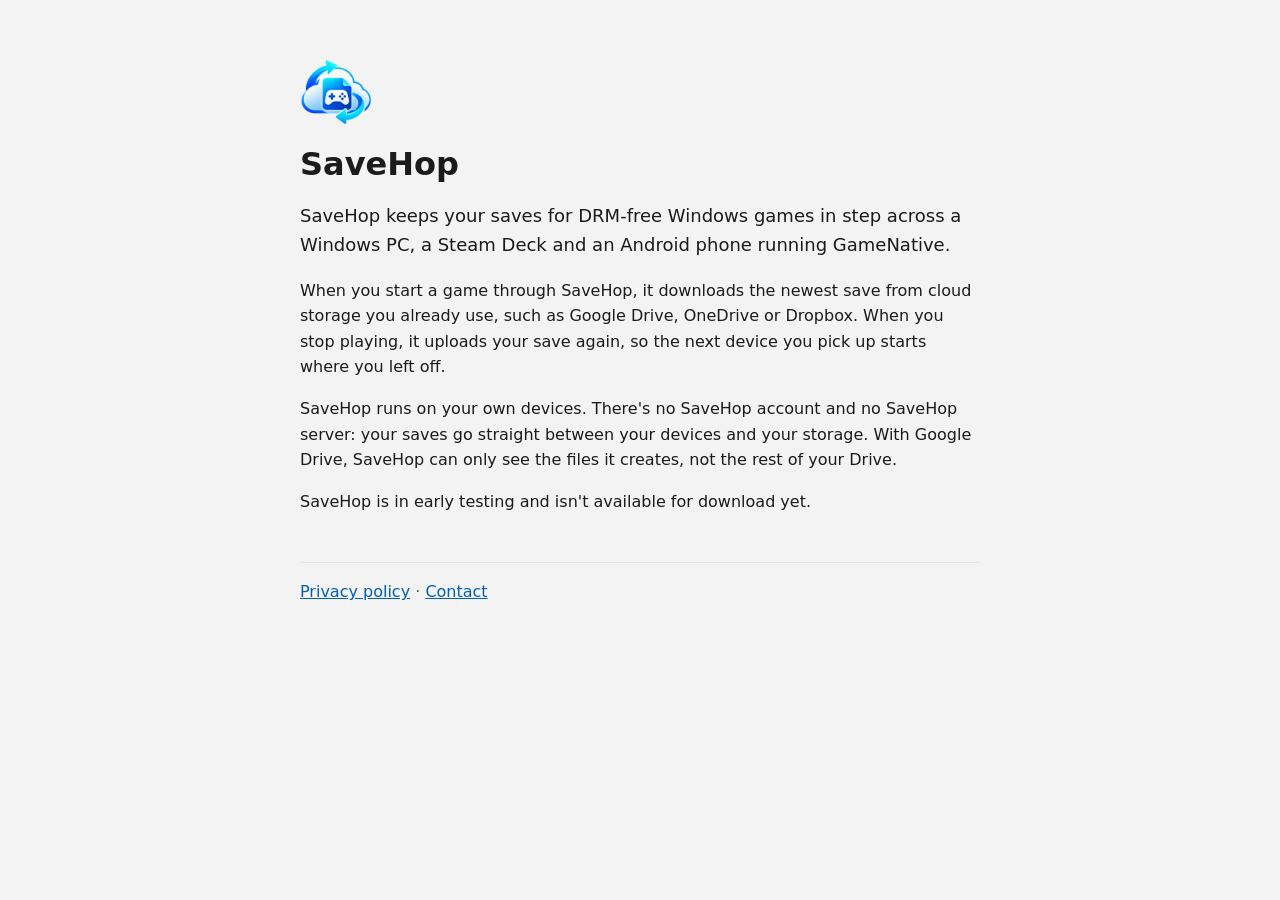
<file: index.html>
<!doctype html>
<html lang="en">
<head>
<meta charset="utf-8">
<meta name="viewport" content="width=device-width, initial-scale=1">
<title>SaveHop</title>
<meta name="description" content="SaveHop keeps your game saves in step across your Windows PC, Steam Deck and Android phone.">
<link rel="icon" href="icon.png">
<link rel="stylesheet" href="style.css">
</head>
<body>
<main>
  <img class="icon" src="icon.png" alt="">
  <h1>SaveHop</h1>
  <p class="lead">SaveHop keeps your saves for DRM-free Windows games in step across a Windows PC, a Steam Deck and an Android phone running GameNative.</p>

  <p>When you start a game through SaveHop, it downloads the newest save from cloud storage you already use, such as Google Drive, OneDrive or Dropbox. When you stop playing, it uploads your save again, so the next device you pick up starts where you left off.</p>

  <p>SaveHop runs on your own devices. There's no SaveHop account and no SaveHop server: your saves go straight between your devices and your storage. With Google Drive, SaveHop can only see the files it creates, not the rest of your Drive.</p>

  <p>SaveHop is in early testing and isn't available for download yet.</p>

  <footer>
    <a href="privacy.html">Privacy policy</a> ·
    <a href="https://github.com/gabew100/savehop-site/issues">Contact</a>
  </footer>
</main>
</body>
</html>
</file>
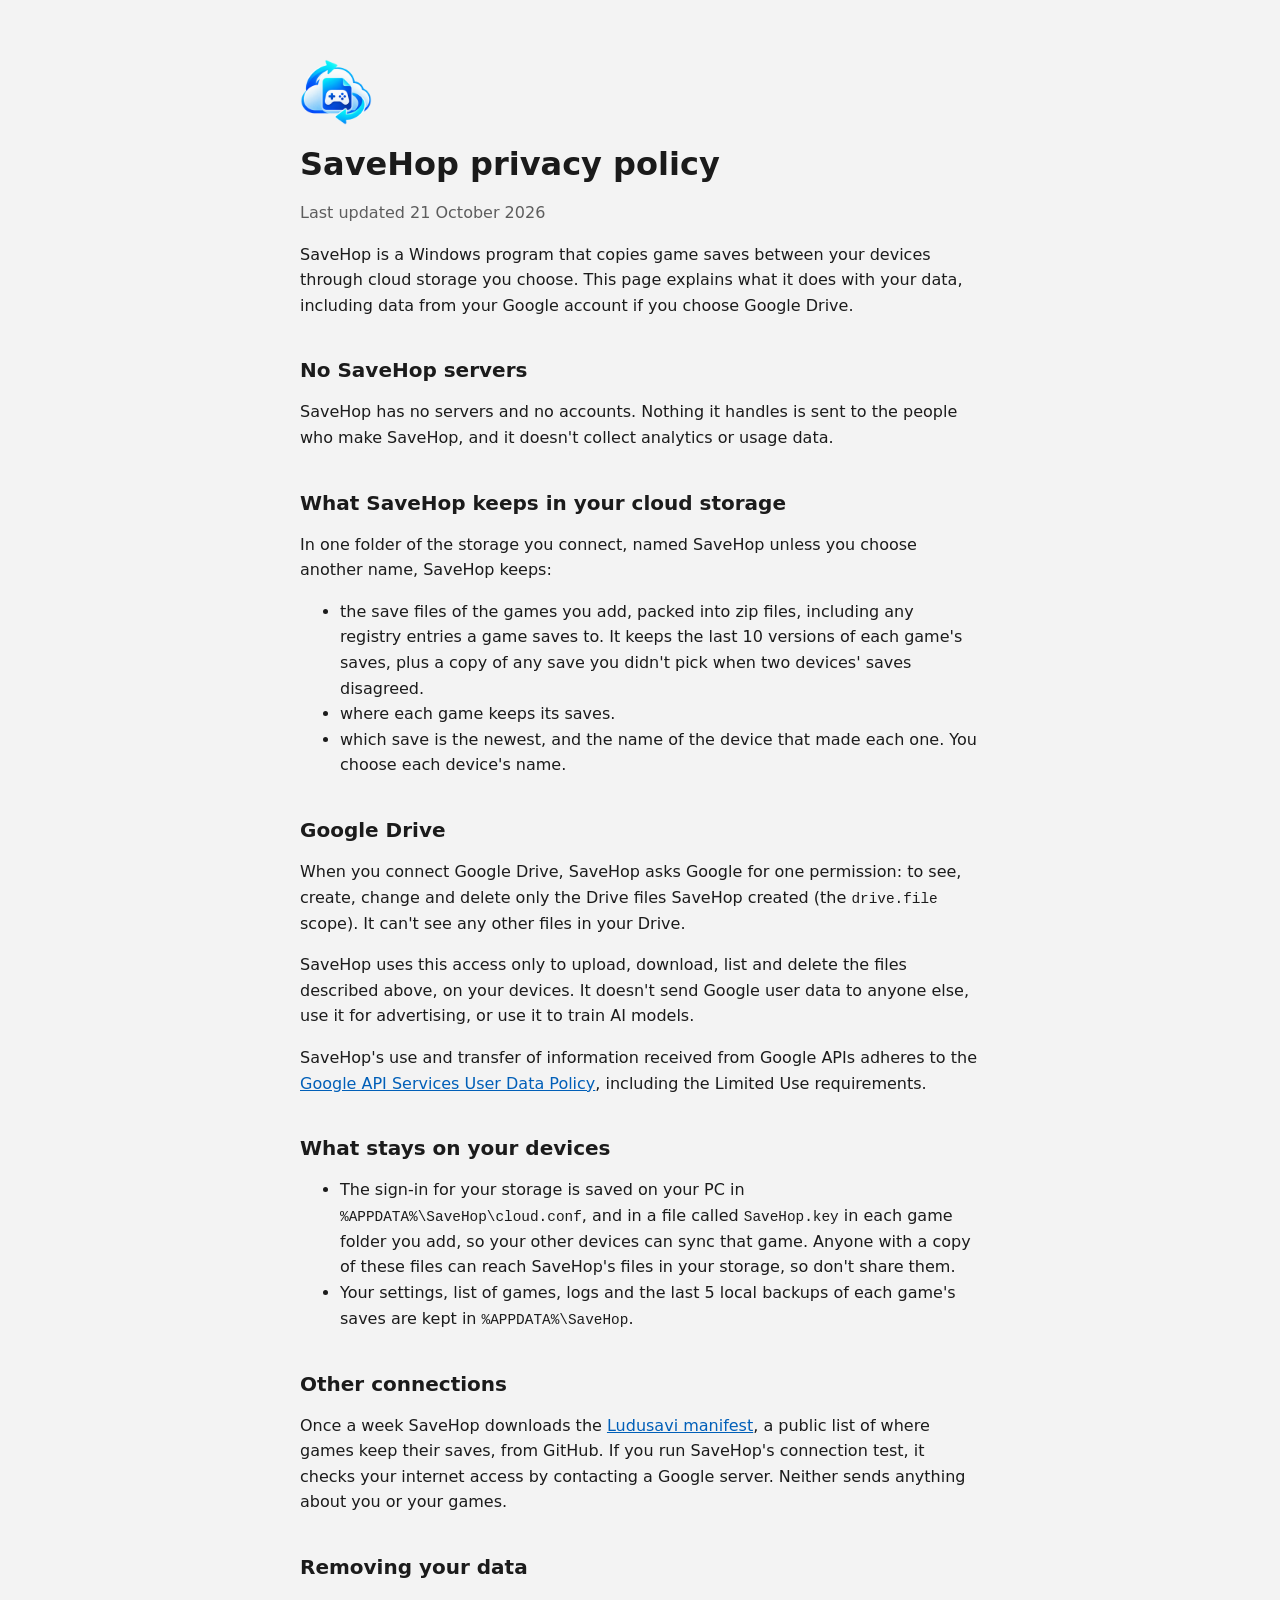
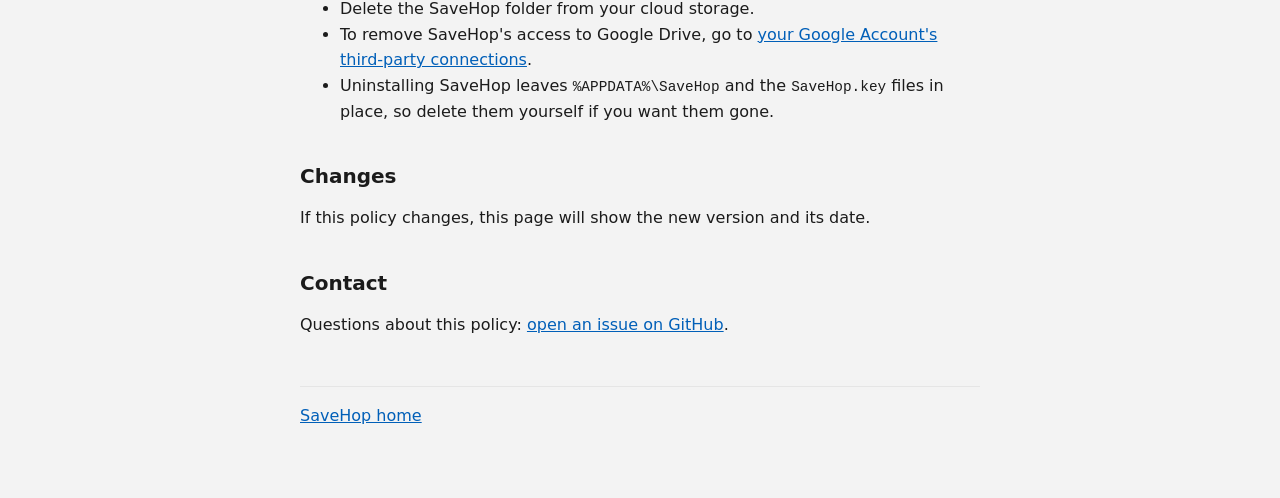
<file: privacy.html>
<!doctype html>
<html lang="en">
<head>
<meta charset="utf-8">
<meta name="viewport" content="width=device-width, initial-scale=1">
<title>SaveHop privacy policy</title>
<link rel="icon" href="icon.png">
<link rel="stylesheet" href="style.css">
</head>
<body>
<main>
  <a href="./"><img class="icon" src="icon.png" alt="SaveHop home"></a>
  <h1>SaveHop privacy policy</h1>
  <p class="meta">Last updated 21 October 2026</p>

  <p>SaveHop is a Windows program that copies game saves between your devices through cloud storage you choose. This page explains what it does with your data, including data from your Google account if you choose Google Drive.</p>

  <h2>No SaveHop servers</h2>
  <p>SaveHop has no servers and no accounts. Nothing it handles is sent to the people who make SaveHop, and it doesn't collect analytics or usage data.</p>

  <h2>What SaveHop keeps in your cloud storage</h2>
  <p>In one folder of the storage you connect, named SaveHop unless you choose another name, SaveHop keeps:</p>
  <ul>
    <li>the save files of the games you add, packed into zip files, including any registry entries a game saves to. It keeps the last 10 versions of each game's saves, plus a copy of any save you didn't pick when two devices' saves disagreed.</li>
    <li>where each game keeps its saves.</li>
    <li>which save is the newest, and the name of the device that made each one. You choose each device's name.</li>
  </ul>

  <h2>Google Drive</h2>
  <p>When you connect Google Drive, SaveHop asks Google for one permission: to see, create, change and delete only the Drive files SaveHop created (the <code>drive.file</code> scope). It can't see any other files in your Drive.</p>
  <p>SaveHop uses this access only to upload, download, list and delete the files described above, on your devices. It doesn't send Google user data to anyone else, use it for advertising, or use it to train AI models.</p>
  <p>SaveHop's use and transfer of information received from Google APIs adheres to the <a href="https://developers.google.com/terms/api-services-user-data-policy">Google API Services User Data Policy</a>, including the Limited Use requirements.</p>

  <h2>What stays on your devices</h2>
  <ul>
    <li>The sign-in for your storage is saved on your PC in <code>%APPDATA%\SaveHop\cloud.conf</code>, and in a file called <code>SaveHop.key</code> in each game folder you add, so your other devices can sync that game. Anyone with a copy of these files can reach SaveHop's files in your storage, so don't share them.</li>
    <li>Your settings, list of games, logs and the last 5 local backups of each game's saves are kept in <code>%APPDATA%\SaveHop</code>.</li>
  </ul>

  <h2>Other connections</h2>
  <p>Once a week SaveHop downloads the <a href="https://github.com/mtkennerly/ludusavi-manifest">Ludusavi manifest</a>, a public list of where games keep their saves, from GitHub. If you run SaveHop's connection test, it checks your internet access by contacting a Google server. Neither sends anything about you or your games.</p>

  <h2>Removing your data</h2>
  <ul>
    <li>Delete the SaveHop folder from your cloud storage.</li>
    <li>To remove SaveHop's access to Google Drive, go to <a href="https://myaccount.google.com/connections">your Google Account's third-party connections</a>.</li>
    <li>Uninstalling SaveHop leaves <code>%APPDATA%\SaveHop</code> and the <code>SaveHop.key</code> files in place, so delete them yourself if you want them gone.</li>
  </ul>

  <h2>Changes</h2>
  <p>If this policy changes, this page will show the new version and its date.</p>

  <h2>Contact</h2>
  <p>Questions about this policy: <a href="https://github.com/gabew100/savehop-site/issues">open an issue on GitHub</a>.</p>

  <footer><a href="./">SaveHop home</a></footer>
</main>
</body>
</html>
</file>
<file: style.css>
/* Same colors and type as the SaveHop app's window. */
:root {
  color-scheme: light dark;
  --bg: #f3f3f3;
  --text: #1b1b1b;
  --text-2: #5d5d5d;
  --link: #005fb8;
  --rule: #e5e5e5;
}
@media (prefers-color-scheme: dark) {
  :root {
    --bg: #202020;
    --text: #ffffff;
    --text-2: #cfcfcf;
    --link: #60cdff;
    --rule: #3a3a3a;
  }
}
body {
  margin: 0;
  background: var(--bg);
  color: var(--text);
  font: 16px/1.6 "Segoe UI Variable Text", "Segoe UI", system-ui, sans-serif;
}
main {
  max-width: 680px;
  margin: 0 auto;
  padding: 56px 24px 72px;
}
h1, h2 {
  font-family: "Segoe UI Variable Display", "Segoe UI", system-ui, sans-serif;
  font-weight: 600;
  line-height: 1.25;
}
h1 { font-size: 2rem; margin: 16px 0 8px; }
h2 { font-size: 1.25rem; margin: 40px 0 8px; }
a { color: var(--link); }
.icon { display: block; width: 72px; height: 72px; }
.lead { font-size: 1.125rem; }
.meta { color: var(--text-2); }
code { font-family: Consolas, ui-monospace, monospace; font-size: 0.9em; overflow-wrap: anywhere; }
footer {
  margin-top: 48px;
  padding-top: 16px;
  border-top: 1px solid var(--rule);
  color: var(--text-2);
}
</file>
